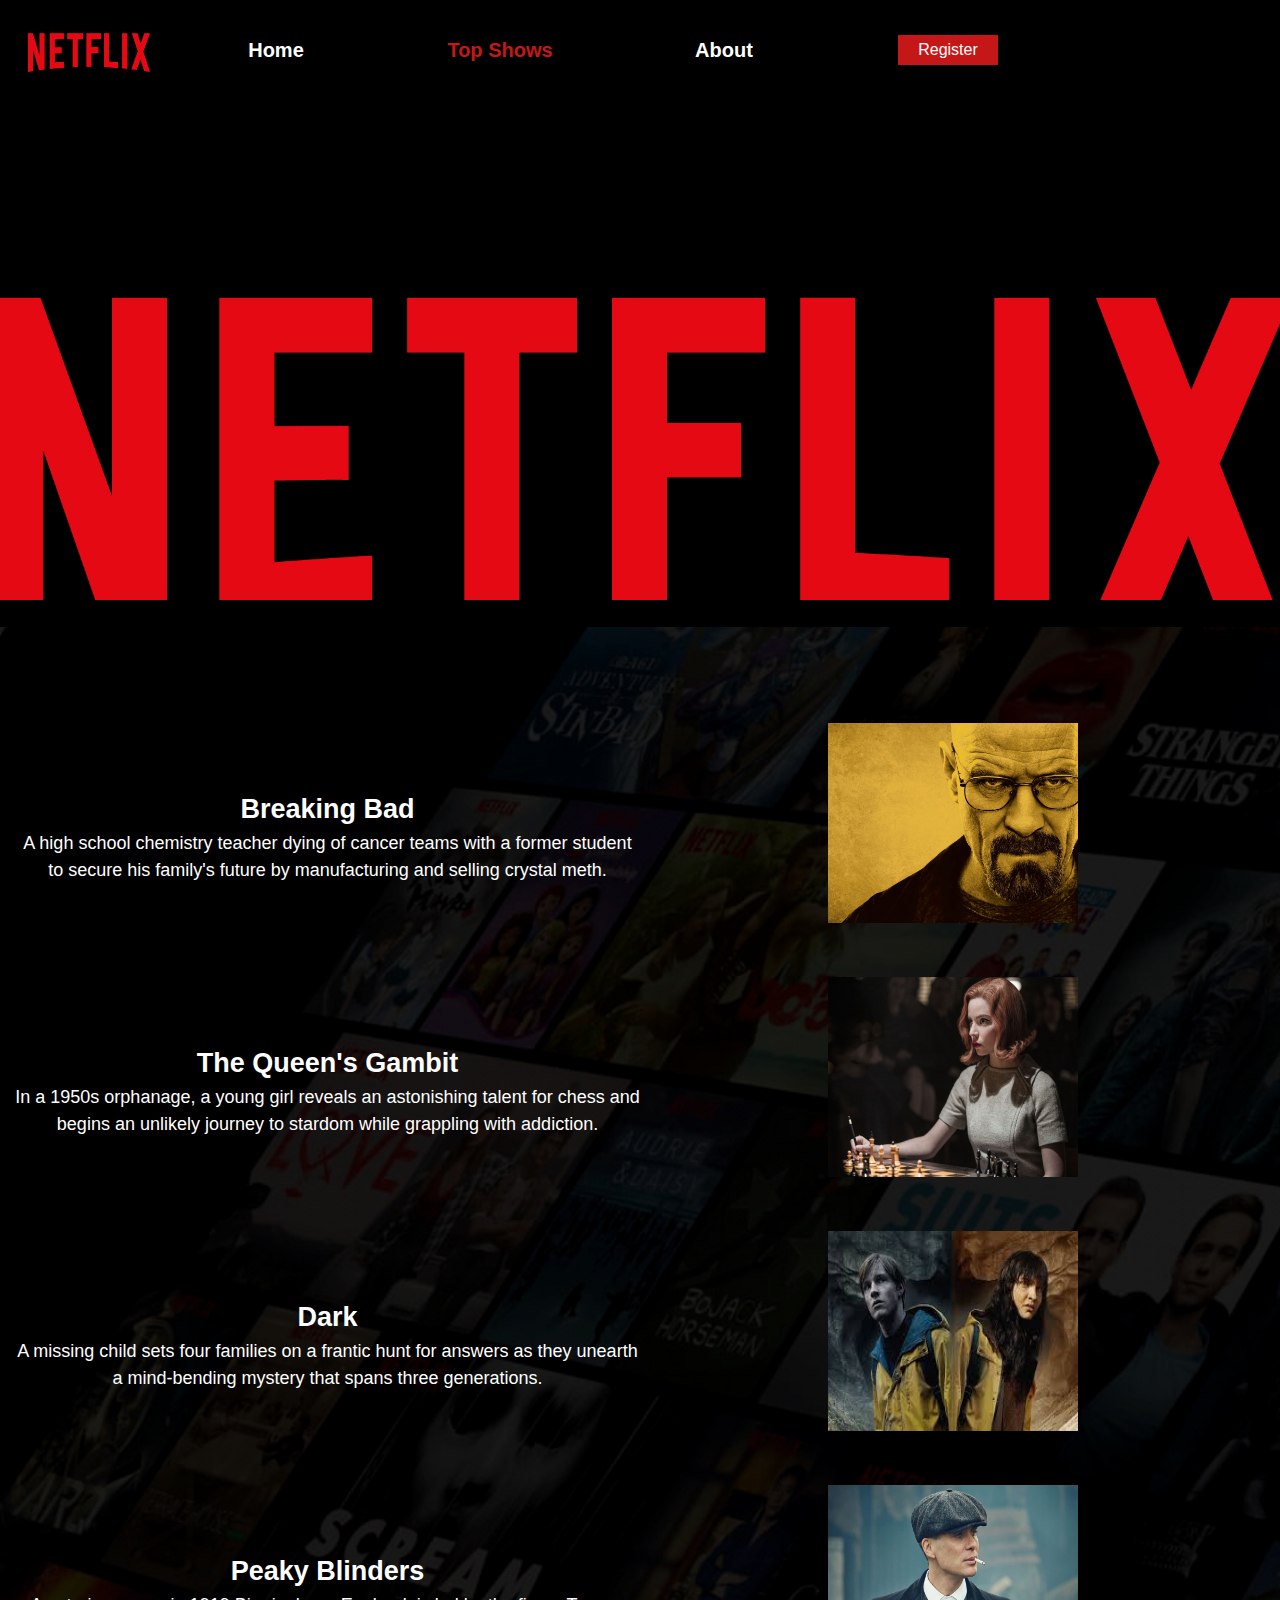
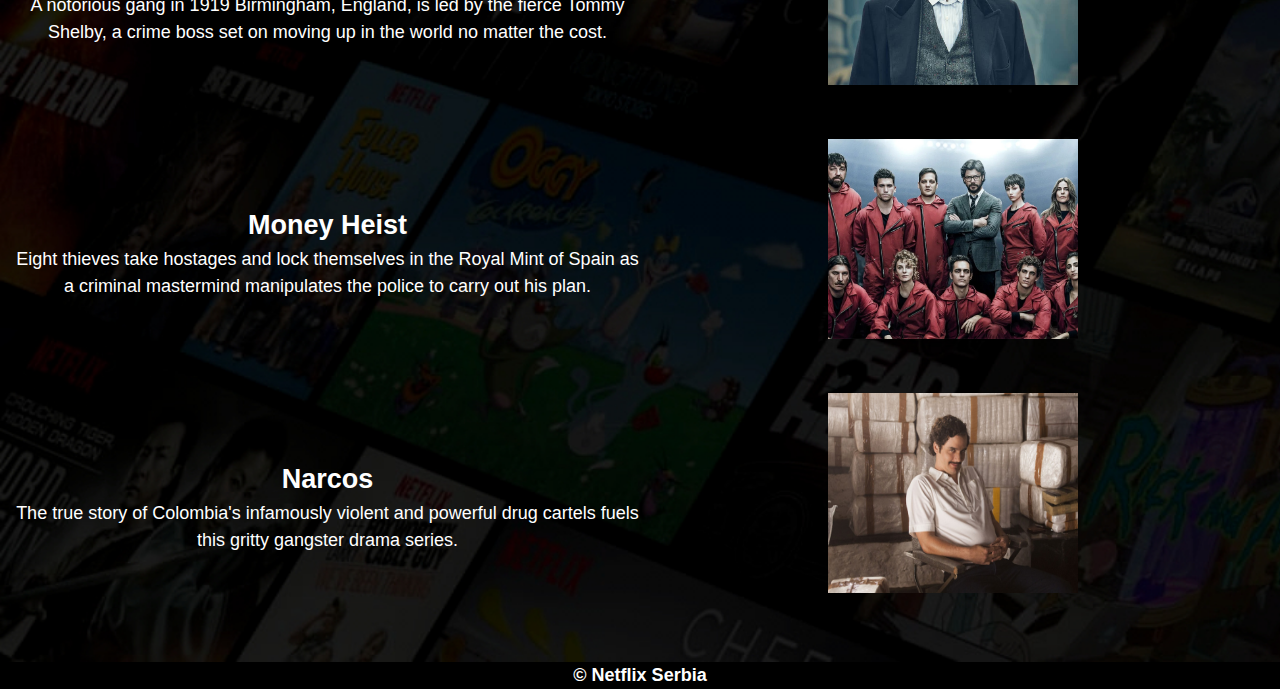
<file: gallery.html>
<!DOCTYPE html>
<html lang="en">

<head>
  <meta charset="UTF-8">
  <meta name="viewport" content="width=device-width, initial-scale=1.0">
  <meta http-equiv="X-UA-Compatible" content="ie=edge">
  <title>Netflix</title>
  <link rel="icon" href="images/logo.png" type="image/png" sizes="16x16">
  <link rel="stylesheet" href="css/style.css">
  <script src="http://code.jquery.com/jquery-3.5.1.js" integrity="sha256-QWo7LDvxbWT2tbbQ97B53yJnYU3WhH/C8ycbRAkjPDc="
    crossorigin="anonymous"></script>
  <script src="js/main.js"></script>
</head>

<body>
  <div class="top-nav">
    <div class="logo"><img src="images/logo.png" style="width:150px;height:100px;"></div>
    <div class="menu">
      <ul>
        <li><a href="index.html">Home</a></li>
        <li><a class="active" href="#">Top Shows</a></li>
        <li><a href="aboutUs.html">About</a></li>
        <li><button class="button" onclick="openWin()" style="width: 100px; height: 30px">Register</button></li>
      </ul>
    </div>
  </div>
  <div class="parallax"></div>
  <br>
  <div class="headline">
    <br>
    <br>
    <br>
    <div class='some-page-wrapper'>
      <div class='row'>
        <div class='column'>
          <div class='blue-column'>
            <br>
            <h2>Breaking Bad</h2>
            A high school chemistry teacher dying of cancer teams with a former student to secure his family's future by
            manufacturing and selling crystal meth.
          </div>
        </div>
        <div class='column'>
          <div class='green-column'>
            <img class='tv breaking-bad' src="images/breaking-bad.jpg" onclick="openBreaking()">
          </div>
        </div>
      </div>
      <br>
      <br>
      <div class='row'>
        <div class='column'>
          <div class='blue-column'>
            <br>
            <h2>The Queen's Gambit</h2>
            In a 1950s orphanage, a young girl reveals an astonishing talent for chess and begins an unlikely journey to
            stardom while grappling with addiction.
          </div>
        </div>
        <div class='column'>
          <div class='green-column'>
            <img class='tv' src="images/qg.jpg">
          </div>
        </div>
      </div>
      <br>
      <br>
      <div class='row'>
        <div class='column'>
          <div class='blue-column'>
            <br>

            <h2>Dark</h2>
            A missing child sets four families on a frantic hunt for answers as they unearth a mind-bending mystery that
            spans three generations.
          </div>
        </div>
        <div class='column'>
          <div class='green-column'>
            <img class='tv' src="images/dark.jpg">
          </div>
        </div>
      </div>
      <br>
      <br>
      <div class='row'>
        <div class='column'>
          <div class='blue-column'>
            <br>

            <h2>Peaky Blinders</h2>
            A notorious gang in 1919 Birmingham, England, is led by the fierce Tommy Shelby, a crime boss set on moving
            up in the world no matter the cost.
          </div>
        </div>
        <div class='column'>
          <div class='green-column'>
            <img class='tv' src="images/pb.jpg">
          </div>
        </div>
      </div>
      <br>
      <br>
      <div class='row'>
        <div class='column'>
          <div class='blue-column'>
            <br>

            <h2>Money Heist</h2>
            Eight thieves take hostages and lock themselves in the Royal Mint of Spain as a criminal mastermind
            manipulates the police to carry out his plan.
          </div>
        </div>
        <div class='column'>
          <div class='green-column'>
            <img class='tv' src="images/mh.jpg">
          </div>
        </div>
      </div>
      <br>
      <br>
      <div class='row'>
        <div class='column'>
          <div class='blue-column'>
            <br>

            <h2>Narcos</h2>
            The true story of Colombia's infamously violent and powerful drug cartels fuels this gritty gangster drama
            series.
          </div>
        </div>
        <div class='column'>
          <div class='green-column'>
            <img class='tv' src="images/narcos.jpeg">
          </div>
        </div>
      </div>
    </div>
    <br>
    <br>
  </div>
  <div class="footer">
    <p>&copy; Netflix Serbia</p>
  </div>
</body>

<script src="js/main.js"></script>

</html>
</file>
<file: css/style.css>
* {
    margin: 0;
    padding: 0;
    color: #ffffff;
}

#changeText {
    font-size: 50px;
    font-weight: bold;
    height: auto;
}

.top-nav {
    background-color: transparent;
    display: flex;
    align-items: center;
    width: 100%;
    height: 100px;
    font-weight: bold;
}

.top-nav a:hover {
    zoom: 1.5;
}

.top-nav a.active {
    color: rgb(197, 23, 23);
}

.logo1 {
    width: 30%;
    float: left;
    display: flex;
    justify-content: flex-start;
}

.logo {
    display: flex;
    justify-content: center;
    align-items: center;
    float: left;
    padding-left: 14px;
}

.logo img {
    height: 50px;
    width: 50px;
}

.menu {
    display: flex;
    justify-content: flex-start;
    align-items: center;
    width: 70%;
}

.menu ul {
    display: flex;
    align-items: center;
    list-style: none;
    width: 100%;
    flex-flow: row wrap;
}

.menu ul li {
    flex: 1;
    text-align: center;
}

.menu ul li a {
    color: #ffffff;
    font-size: 20px;
    text-decoration: none;
}

.headline {
    background-image: url('mc.jpg');
    background-repeat: no-repeat;
    background-size: cover;
    height: 100%;
}

.headline-text {
    display: flex;
    justify-content: center;
    align-items: center;
    padding: 120px 0;
}

.headline-text-item {
    color: #ffffff;
    margin: auto;
    text-align: center;
    width: 50%;
}

.headline-text-item h3 {
    font-size: 1.5em;
    margin-bottom: 20px;
    text-transform: uppercase;
}

.headline-text-item p {
    font-size: 18px;
}

.main-content {
    display: flex;
    flex-flow: row wrap;
    padding: 5% 0;
}

.main {

    flex: 1;
    padding: 3%;

    text-align: center;
    color: #ffffff;
}

#button {
    background-color: rgb(27, 114, 30);
    text-align: center;
    text-decoration: none;
    display: inline-block;
    font-size: 16px;
    border-radius: 50%;
    border: #000000;
}

.button {
    background-color: rgb(197, 23, 23);
    text-align: center;
    text-decoration: none;
    display: inline-block;
    font-size: 16px;
    border-radius: 0%;
    color: #ffffff;
    border: #ffffff;
}

.hh:hover {
    zoom: 1.1;
}

@media all and (max-width:500px) {
    .top-nav {

        flex-direction: column;
        text-align: center;
    }

    .logo {
        padding: 18px 0 0;
    }

    .menu ul {

        flex-direction: column;
        margin-top: 0;
    }

    .menu ul li {
        padding: 0px;
    }

    .headline-text-item {
        width: 100%;
    }

    .headline-text-item h3 {
        font-size: 0em;
    }

    .main-content {

        flex-direction: column;
    }

    .parallax {
        background-image: url("logo.jpg") !important;
    }
}

@media all and (max-width:800px) {
    .top-nav {

        flex-direction: column;
        text-align: center;
    }

    .logo {
        padding: 18px 0 0;
    }

    .menu ul {

        flex-direction: column;
        margin-top: 0;
    }

    .menu ul li {
        padding: 0px;
    }

    .headline-text-item {
        width: 100%;
    }

    .headline-text-item h3 {
        font-size: 1;
    }

    .main-content {

        flex-direction: column;
    }

    .parallax {

        background-image: url("logo.jpg") !important;
    }
}

body {
    background: #000000;
    font: normal 18px/1.5 "Fira Sans", "Helvetica Neue",
        sans-serif;
}

.item {
    display: flex;
    align-items: center;
    flex-direction: column;
}

.contactForm {
    padding: 50px 0;
    position: relative;
    z-index: 1;
}

.item h2 {
    color: #ffffff;
    font-size: 40px;
    margin-bottom: 18px;
}

.item input[type="text"] {
    border-radius: 10px;
    margin-bottom: 15px;
    padding: 15px;
    height: 1px;
    width: 30%;
    color: #000000;
}

.item input[type="password"] {
    border-radius: 10px;
    margin-bottom: 15px;
    padding: 15px;
    height: 1px;
    width: 30%;
    color: #000000;
}

.item input[type="email"] {
    border-radius: 10px;
    margin-bottom: 15px;
    padding: 15px;
    height: 1px;
    width: 30%;
    color: #000000;
}

.item textarea {
    border-radius: 10px;
    height: 100px;
    padding: 15px;
    width: 30%;
    color: #000000;
}

.item button {
    height: 30px;
    width: 15%;
    margin-top: 15px;
    text-align: center;
    text-transform: uppercase;
    color: #000000;
    font-weight: bold;
}

.footer {
    left: 0;
    bottom: 0;
    width: 100%;
    background-color: #000000;
    color: white;
    text-align: center;
    font-weight: bold;
}

.next {
    position: relative;
    margin-left: -45px;
    z-index: 100;
}

.icon {
    box-sizing: border-box;
    position: relative;
    display: inline-block;
    width: 16px;
    height: 16px;
    border: 5px solid red;
    border-radius: 100%;
}

.icon::after {
    position: absolute;
    top: 100%;
    left: 50%;
    margin: 1px 0px 0 -6px;
    display: block;
    content: '';
    border: 6px solid transparent;
    border-top: 10px solid red;
    border-bottom: none;
}

.some-page-wrapper {
    margin: 15px;
}

.row {
    display: flex;
    flex-direction: row;
    flex-wrap: wrap;
    width: 100%;
}

.column {
    display: flex;
    flex-direction: column;
    flex-basis: 100%;
}

.blue-column {
    display: flex;
    justify-content: center;
    align-items: center;
    text-align: center;
    height: 200px;
    flex-direction: column;
}

.column-inner {
    display: flex;
    align-items: center;
    justify-content: center;
}

.green-column {
    height: 200px;
    text-align: center;
}

@media screen and (min-width: 800px) {
    .column {
        flex: 1
    }

    .double-column {
        flex: 2
    }

    .tv {
        height: 200px;
        width: 250px;
    }
}

.tv {
    height: 200px;
    width: 250px;
    display: block;
    margin-left: auto;
    margin-right: auto;
}

.parallax {

    background-image: url("nf.png");
    min-height: 500px;
    background-attachment: fixed;
    background-position: center;
    background-repeat: no-repeat;
    background-size: cover;
}

.collapsible {
    background-color: transparent;
    color: white;
    cursor: pointer;
    padding: 25px;
    width: 80%;
    border: none;
    text-align: left;
    outline: none;
    font-size: 20px;
}

.active,
.collapsible:hover {
    background-color: transparent;
}

.content {
    padding: 0 18px;
    display: none;
    overflow: hidden;
    background-color: transparent;
}

.breaking-bad {
    cursor: pointer;
}
</file>
